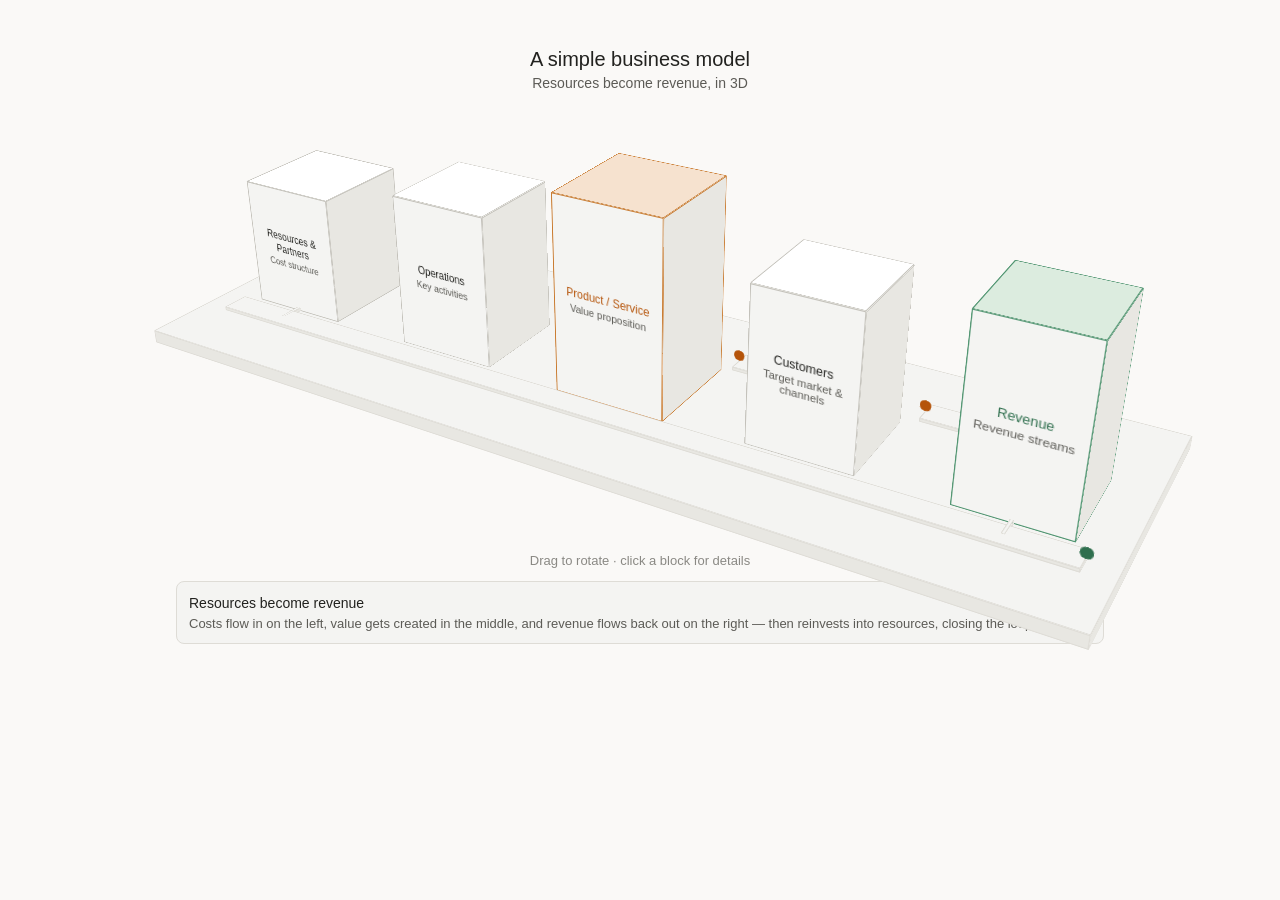
<file: index.html>
<!doctype html>
<html lang="en">
<head>
<meta charset="utf-8">
<meta name="viewport" content="width=device-width, initial-scale=1">
<title>A Simple Business Model — 3D</title>
<style>
:root{
  --surface-2:#ffffff; --surface-1:#f4f4f2; --surface-0:#e8e7e2; --page-bg:#faf9f7;
  --text-primary:#22221f; --text-secondary:#5c5b56; --text-muted:#8a8984;
  --text-accent:#b5540a; --text-success:#2f6f4e;
  --border:#dedcd6; --border-strong:#c3c1ba;
  --bg-accent:#f6e2cf; --bg-success:#dcecdf;
  --border-accent:#c97a2e; --border-success:#4f9470;
  --radius:8px; --pad-md:12px;
}
@media (prefers-color-scheme: dark){
  :root{
    --surface-2:#2a2a27; --surface-1:#232320; --surface-0:#1a1a18; --page-bg:#171715;
    --text-primary:#f0efeb; --text-secondary:#b8b6b0; --text-muted:#84837c;
    --text-accent:#e08a3f; --text-success:#6fbf94;
    --border:#3a3a35; --border-strong:#4c4b45;
    --bg-accent:#3a2c1c; --bg-success:#1e332a;
    --border-accent:#c97a2e; --border-success:#4f9470;
  }
}
*{box-sizing:border-box}
body{
  margin:0; background:var(--page-bg); color:var(--text-primary);
  font-family:-apple-system,BlinkMacSystemFont,"Segoe UI",Helvetica,Arial,sans-serif;
}
.bm-page{max-width:960px;margin:0 auto;padding:2rem 1rem 3rem}
.bm-wrap{padding:1rem 0}
h1{font-size:20px;font-weight:500;text-align:center;margin:0 0 4px}
.bm-sub{font-size:14px;color:var(--text-secondary);text-align:center;margin:0 0 1rem}
.bm-scenewrap{position:relative;height:440px;perspective:1500px;cursor:grab;touch-action:none;user-select:none}
.bm-scenewrap.grabbing{cursor:grabbing}
.bm-scene{position:absolute;left:50%;top:62%;width:0;height:0;transform-style:preserve-3d;transform:rotateX(-27deg) rotateY(-32deg)}
.bm-obj{position:absolute;left:0;top:0;width:0;height:0;transform-style:preserve-3d}
.bm-face{position:absolute;box-sizing:border-box;border:1px solid var(--border-strong)}
.bm-label{position:absolute;inset:0;display:flex;flex-direction:column;align-items:center;justify-content:center;text-align:center;padding:6px;pointer-events:none}
.bm-label b{font-size:12px;font-weight:500;line-height:1.25}
.bm-label span{font-size:11px;color:var(--text-secondary);margin-top:2px}
.bm-t-primary{color:var(--text-primary)}
.bm-t-accent{color:var(--text-accent)}
.bm-t-success{color:var(--text-success)}
.bm-front{cursor:pointer}
.bm-dot{position:absolute;width:12px;height:12px;margin:-6px 0 0 -6px;border-radius:50%;background:var(--text-accent)}
.bm-dot.back{background:var(--text-success)}
@media (prefers-reduced-motion: no-preference){
  .bm-dot{animation:bm-flow 1.7s ease-in-out infinite alternate}
}
@keyframes bm-flow{from{transform:translateX(0)}to{transform:translateX(var(--dist))}}
.bm-caption{font-size:13px;color:var(--text-muted);text-align:center;margin-top:6px}
.bm-detail{margin-top:12px;padding:var(--pad-md);border:1px solid var(--border);border-radius:var(--radius);background:var(--surface-1);min-height:52px}
.bm-detail b{font-size:14px;font-weight:500;color:var(--text-primary)}
.bm-detail p{font-size:13px;color:var(--text-secondary);margin:4px 0 0}
</style>
</head>
<body>
<div class="bm-page">
<div class="bm-wrap">
<h1>A simple business model</h1>
<p class="bm-sub">Resources become revenue, in 3D</p>
<div class="bm-scenewrap">
  <div class="bm-scene"></div>
</div>
<p class="bm-caption">Drag to rotate &middot; click a block for details</p>
<div class="bm-detail"><b>Resources become revenue</b><p>Costs flow in on the left, value gets created in the middle, and revenue flows back out on the right &mdash; then reinvests into resources, closing the loop.</p></div>
<script>
(function(){
  var root = document.currentScript.closest('.bm-wrap');
  var inner = root.querySelector('.bm-scene');
  var sceneWrap = root.querySelector('.bm-scenewrap');
  var detail = root.querySelector('.bm-detail');

  function mkFace(w,h,tf,bg,border){
    var f = document.createElement('div');
    f.className = 'bm-face';
    f.style.width = w+'px'; f.style.height = h+'px';
    f.style.margin = (-h/2)+'px 0 0 '+(-w/2)+'px';
    f.style.transform = tf;
    f.style.background = 'var('+bg+')';
    if(border) f.style.borderColor = 'var('+border+')';
    return f;
  }

  function mkCuboid(w,h,d,shade){
    var wrap = document.createElement('div');
    wrap.className = 'bm-obj';
    var front = mkFace(w,h,'translateZ('+(d/2)+'px)', shade.front, shade.border);
    front.classList.add('bm-front');
    wrap.appendChild(front);
    wrap.appendChild(mkFace(w,h,'rotateY(180deg) translateZ('+(d/2)+'px)', shade.side, shade.border));
    wrap.appendChild(mkFace(d,h,'rotateY(90deg) translateZ('+(w/2)+'px)', shade.side, shade.border));
    wrap.appendChild(mkFace(d,h,'rotateY(-90deg) translateZ('+(w/2)+'px)', shade.side, shade.border));
    wrap.appendChild(mkFace(w,d,'rotateX(90deg) translateZ('+(h/2)+'px)', shade.top, shade.border));
    wrap.appendChild(mkFace(w,d,'rotateX(-90deg) translateZ('+(h/2)+'px)', shade.top, shade.border));
    return {wrap:wrap, front:front};
  }

  function place(el,x,y,z){ el.style.transform = 'translate3d('+x+'px,'+y+'px,'+z+'px)'; }

  var neutral = {top:'--surface-2', front:'--surface-1', side:'--surface-0', border:'--border-strong'};
  var accent  = {top:'--bg-accent', front:'--surface-1', side:'--surface-0', border:'--border-accent'};
  var success = {top:'--bg-success', front:'--surface-1', side:'--surface-0', border:'--border-success'};

  var FW=1000, FH=14, FD=340;
  var floor = mkCuboid(FW,FH,FD,{top:'--surface-1',front:'--surface-0',side:'--surface-0',border:'--border'});
  place(floor.wrap, 0, FH/2, 0);
  inner.appendChild(floor.wrap);

  var blocks = [
    {x:-400, w:110,d:110,h:140, shade:neutral, label:'Resources & Partners', sub:'Cost structure', tcls:'bm-t-primary',
      desc:'Suppliers, capital, and key partners that supply the inputs and capabilities the business depends on.'},
    {x:-200, w:110,d:110,h:165, shade:neutral, label:'Operations', sub:'Key activities', tcls:'bm-t-primary',
      desc:'The core processes — production, R&D, service delivery — that turn raw resources into something valuable.'},
    {x:0,    w:120,d:120,h:210, shade:accent,  label:'Product / Service', sub:'Value proposition', tcls:'bm-t-accent',
      desc:'What the business actually offers: the value proposition that solves a real customer problem or need.'},
    {x:200,  w:110,d:110,h:165, shade:neutral, label:'Customers', sub:'Target market & channels', tcls:'bm-t-primary',
      desc:'The segments the business serves, and the channels used to reach, sell to, and support them.'},
    {x:400,  w:110,d:110,h:190, shade:success, label:'Revenue', sub:'Revenue streams', tcls:'bm-t-success',
      desc:'The income generated from customers — pricing, subscriptions, transactions — that funds the whole cycle.'}
  ];

  blocks.forEach(function(b, i){
    var c = mkCuboid(b.w,b.h,b.d,b.shade);
    place(c.wrap, b.x, -b.h/2, 0);
    var lbl = document.createElement('div');
    lbl.className = 'bm-label';
    lbl.innerHTML = '<b class="'+b.tcls+'">'+b.label+'</b><span>'+b.sub+'</span>';
    c.front.appendChild(lbl);
    c.front.addEventListener('click', function(){
      detail.innerHTML = '<b>'+b.label+'</b><p>'+b.desc+'</p>';
    });
    inner.appendChild(c.wrap);
  });

  var railShade = {top:'--surface-1',front:'--surface-0',side:'--surface-0',border:'--border'};
  var FRONT_Z = -80, BACK_Z = 80;

  for(var i=0;i<blocks.length-1;i++){
    var x1=blocks[i].x, x2=blocks[i+1].x;
    var gs=x1+70, ge=x2-70, gw=ge-gs, gc=(gs+ge)/2;
    var seg = mkCuboid(gw,4,30,railShade);
    place(seg.wrap, gc, -2, FRONT_Z);
    inner.appendChild(seg.wrap);
    var dotHolder = document.createElement('div');
    dotHolder.className='bm-obj';
    place(dotHolder, gs, -10, FRONT_Z);
    var dot = document.createElement('div');
    dot.className='bm-dot';
    dot.style.setProperty('--dist', gw+'px');
    dot.style.animationDelay = (i*0.3)+'s';
    dotHolder.appendChild(dot);
    inner.appendChild(dotHolder);
  }

  var back = mkCuboid(940,4,30,railShade);
  place(back.wrap, 0, -2, BACK_Z);
  inner.appendChild(back.wrap);
  var backDotHolder = document.createElement('div');
  backDotHolder.className='bm-obj';
  place(backDotHolder, 470, -10, BACK_Z);
  var backDot = document.createElement('div');
  backDot.className='bm-dot back';
  backDot.style.setProperty('--dist','-940px');
  backDotHolder.appendChild(backDot);
  inner.appendChild(backDotHolder);

  [-400,400].forEach(function(x){
    var side = mkCuboid(4,4,160,railShade);
    place(side.wrap, x, -2, 0);
    inner.appendChild(side.wrap);
  });

  var rotX=-27, rotY=-32, dragging=false, lastX=0, lastY=0;
  var scene = root.querySelector('.bm-scene');
  var resumeAt=0;
  var reduceMotion = window.matchMedia('(prefers-reduced-motion: reduce)').matches;

  function applyRot(){ scene.style.transform = 'rotateX('+rotX+'deg) rotateY('+rotY+'deg)'; }

  function tick(){
    if(!dragging && !reduceMotion && Date.now()>resumeAt){
      rotY += 0.06;
      applyRot();
    }
    requestAnimationFrame(tick);
  }
  requestAnimationFrame(tick);

  sceneWrap.addEventListener('mousedown', function(e){
    dragging = true;
    lastX = e.clientX; lastY = e.clientY;
    sceneWrap.classList.add('grabbing');
  });
  window.addEventListener('mousemove', function(e){
    if(!dragging) return;
    var dx = e.clientX-lastX, dy = e.clientY-lastY;
    rotY += dx*0.4;
    rotX = Math.max(-60, Math.min(-6, rotX - dy*0.3));
    lastX = e.clientX; lastY = e.clientY;
    applyRot();
  });
  window.addEventListener('mouseup', function(){
    if(!dragging) return;
    dragging = false;
    sceneWrap.classList.remove('grabbing');
    resumeAt = Date.now()+2500;
  });
})();
</script>
</div>
</div>
</body>
</html>
</file>
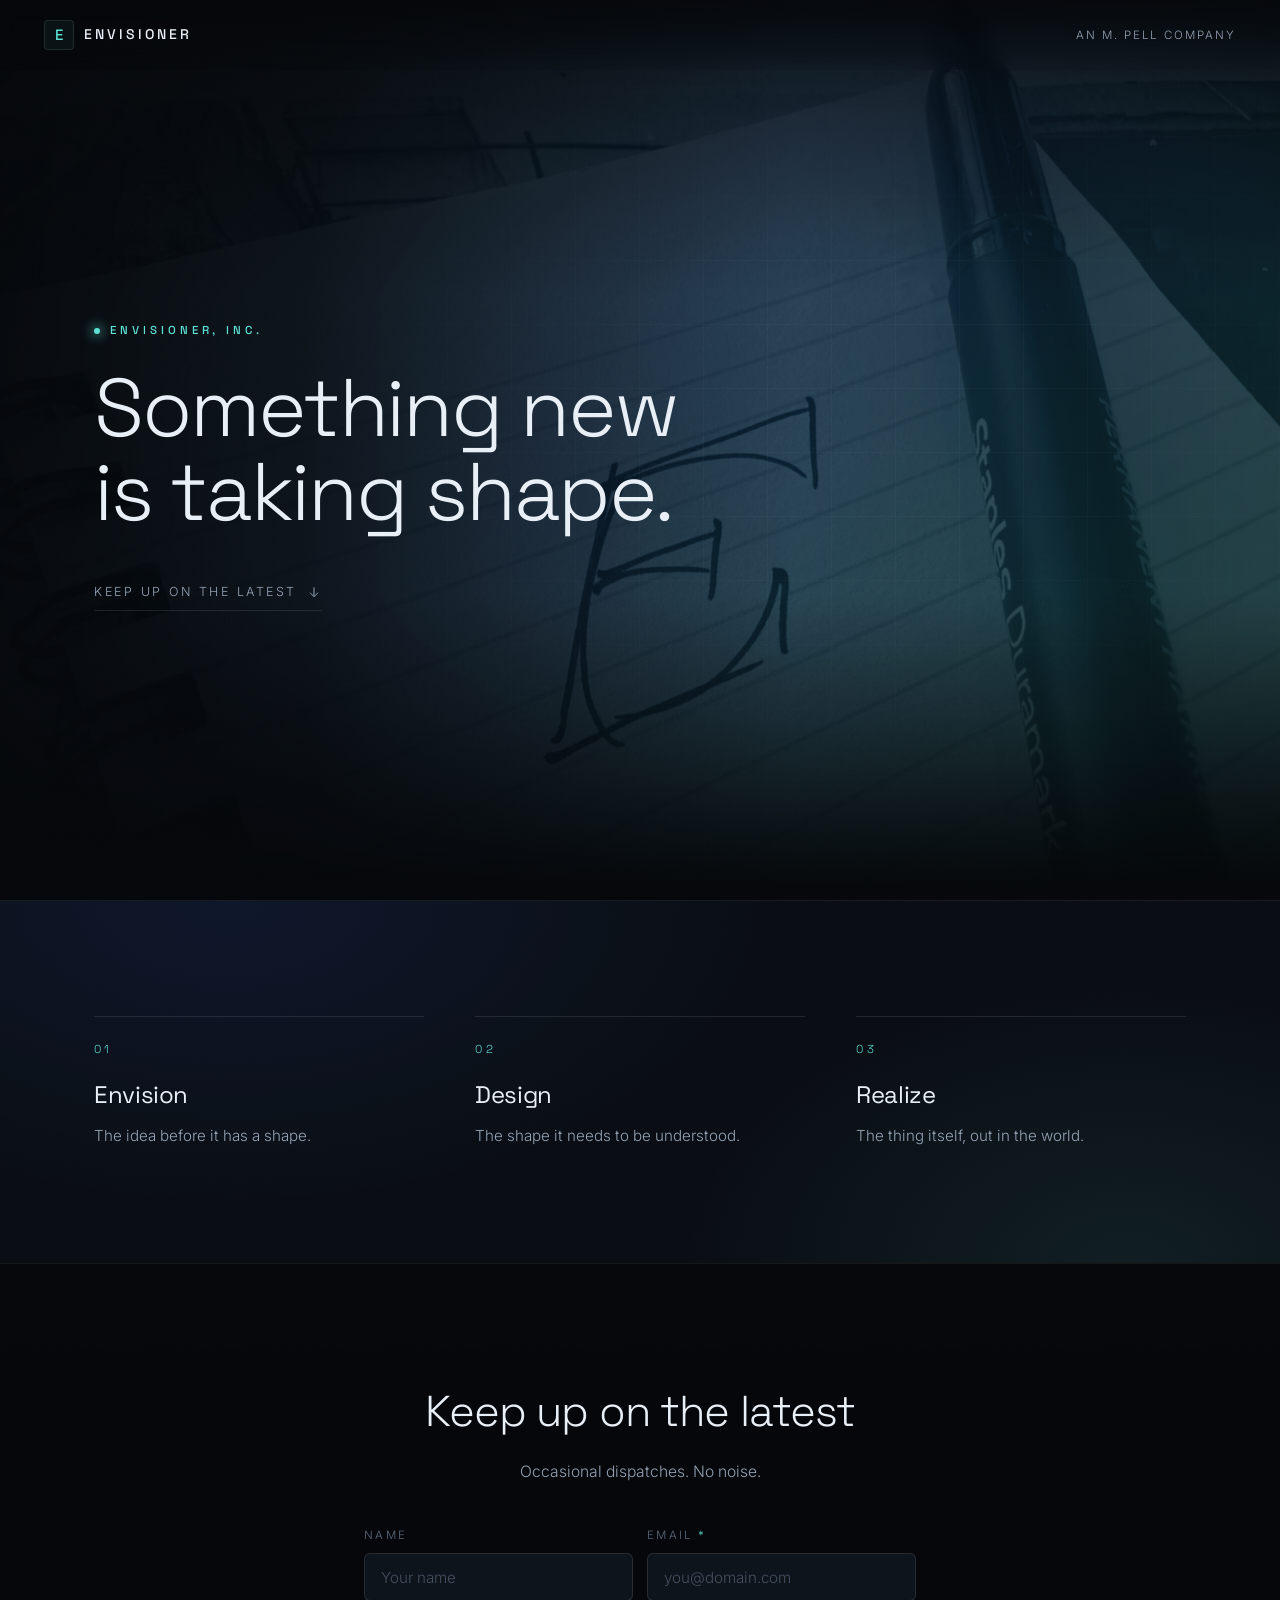
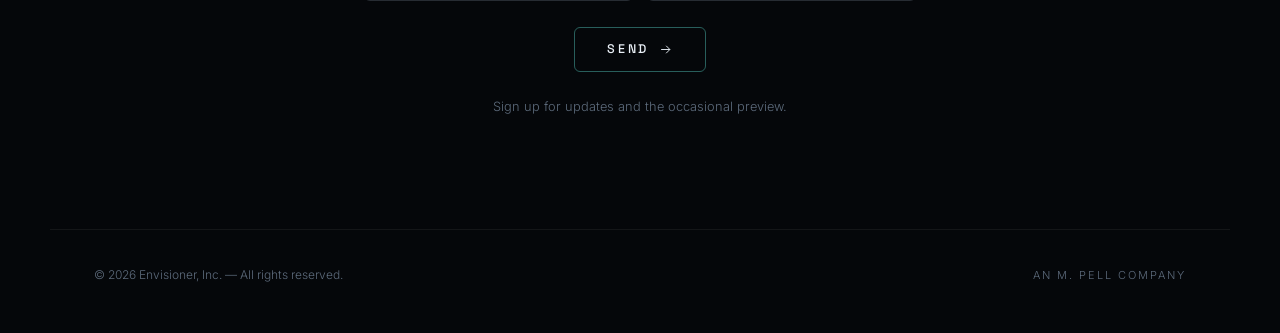
<file: site/index.html>
<!doctype html>
<html lang="en">
<head>
<meta charset="utf-8">
<meta name="viewport" content="width=device-width, initial-scale=1">
<title>Envisioner, Inc. — an M. Pell company</title>
<meta name="description" content="Envisioner, Inc. — an M. Pell company. Something new is taking shape.">
<meta name="theme-color" content="#05070a">
<meta property="og:title" content="Envisioner, Inc.">
<meta property="og:description" content="Something new is taking shape.">
<meta property="og:image" content="https://envisionerinc.com/assets/hero.png">
<meta property="og:url" content="https://envisionerinc.com">
<meta property="og:type" content="website">
<meta name="twitter:card" content="summary_large_image">
<link rel="preconnect" href="https://fonts.googleapis.com">
<link rel="preconnect" href="https://fonts.gstatic.com" crossorigin>
<link href="https://fonts.googleapis.com/css2?family=Space+Grotesk:wght@300;400;500;700&family=Inter:wght@300;400;500&display=swap" rel="stylesheet">
<link rel="stylesheet" href="styles.css">
</head>
<body>

<div class="grain" aria-hidden="true"></div>

<header class="topbar">
  <a class="mark" href="/" aria-label="Envisioner, Inc. home">
    <span class="mark__glyph" aria-hidden="true">E</span>
    <span class="mark__text">Envisioner</span>
  </a>
  <span class="topbar__meta">an M.&nbsp;Pell company</span>
</header>

<main>

  <section class="hero" id="top">
    <div class="hero__media" aria-hidden="true">
      <div class="hero__img" id="heroImg"></div>
      <div class="hero__duo"></div>
      <div class="hero__grid"></div>
      <div class="hero__scan"></div>
      <div class="hero__vignette"></div>
    </div>

    <div class="hero__inner">
      <p class="eyebrow"><span class="eyebrow__dot" aria-hidden="true"></span>Envisioner,&nbsp;Inc.</p>
      <h1 class="wordmark" data-split data-pulse="new">Something new is taking shape.</h1>
      <a class="cue" href="#signup">
        <span>Keep up on the latest</span>
        <svg viewBox="0 0 24 24" width="16" height="16" fill="none" stroke="currentColor" stroke-width="1.5" aria-hidden="true"><path d="M12 5v14M6 13l6 6 6-6"/></svg>
      </a>
    </div>
  </section>

  <section class="band">
    <div class="band__inner">
      <ol class="triad">
        <li><span class="triad__n">01</span><h2>Envision</h2><p>The idea before it has a shape.</p></li>
        <li><span class="triad__n">02</span><h2>Design</h2><p>The shape it needs to be understood.</p></li>
        <li><span class="triad__n">03</span><h2>Realize</h2><p>The thing itself, out in the world.</p></li>
      </ol>
    </div>
  </section>

  <section class="signup" id="signup">
    <div class="signup__inner">
      <h2 class="signup__title">Keep up on the latest</h2>
      <p class="signup__sub">Occasional dispatches. No noise.</p>
      <form class="form" id="signupForm" action="signup.php" method="post" novalidate>
        <div class="form__row">
          <label class="field">
            <span class="field__label">Name</span>
            <input type="text" name="name" autocomplete="name" placeholder="Your name">
          </label>
          <label class="field">
            <span class="field__label">Email <i aria-hidden="true">*</i></span>
            <input type="email" name="email" autocomplete="email" placeholder="you@domain.com" required>
          </label>
        </div>
        <div class="hp" aria-hidden="true">
          <label>Company <input type="text" name="company" tabindex="-1" autocomplete="off"></label>
        </div>

        <p class="form__error" id="formError" role="alert" hidden></p>
        <button type="submit" class="btn">
          <span>Send</span>
          <svg viewBox="0 0 24 24" width="15" height="15" fill="none" stroke="currentColor" stroke-width="1.5" aria-hidden="true"><path d="M5 12h14M13 6l6 6-6 6"/></svg>
        </button>
        <p class="form__note">Sign up for updates and the occasional preview.</p>
      </form>
    </div>
  </section>

</main>

<footer class="footer">
  <p>&copy; <span id="yr">2026</span> Envisioner,&nbsp;Inc. — All rights reserved.</p>
  <p class="footer__meta">an M.&nbsp;Pell company</p>
</footer>

<script src="script.js"></script>
</body>
</html>
</file>
<file: site/styles.css>
/* Envisioner, Inc. — envisionerinc.com */

:root{
  --ink:#05070a;
  --ink-2:#090d13;
  --surface:#0e141c;
  --line:rgba(255,255,255,.10);
  --line-soft:rgba(255,255,255,.06);
  --text:#e9eff6;
  --text-dim:#93a2b4;
  --text-faint:#5d6b7c;
  --accent:#5ce1d4;
  --blue:#3c6dff;
  --maxw:1180px;
  --ease:cubic-bezier(.22,.61,.36,1);
}

*,*::before,*::after{box-sizing:border-box}
/* An explicit display on an element beats the UA sheet, so hidden needs teeth. */
[hidden]{display:none!important}
html{scroll-behavior:smooth;-webkit-text-size-adjust:100%}
body{
  margin:0;
  background:var(--ink);
  color:var(--text);
  font-family:"Inter",-apple-system,BlinkMacSystemFont,"Segoe UI",Helvetica,Arial,sans-serif;
  font-weight:300;
  line-height:1.65;
  -webkit-font-smoothing:antialiased;
  overflow-x:hidden;
}
h1,h2,h3,.mark__text,.btn,.eyebrow,.triad__n{font-family:"Space Grotesk","Inter",sans-serif}
img{max-width:100%;display:block}
::selection{background:var(--accent);color:#04211f}
a{color:inherit;text-decoration:none}
:focus-visible{outline:2px solid var(--accent);outline-offset:3px;border-radius:2px}

/* ---------- film grain ---------- */
.grain{
  position:fixed;inset:-50%;z-index:9;pointer-events:none;opacity:.07;
  mix-blend-mode:overlay;
  background-image:url("data:image/svg+xml,%3Csvg xmlns='http://www.w3.org/2000/svg' width='240' height='240'%3E%3Cfilter id='n'%3E%3CfeTurbulence type='fractalNoise' baseFrequency='.85' numOctaves='3'/%3E%3C/filter%3E%3Crect width='100%25' height='100%25' filter='url(%23n)'/%3E%3C/svg%3E");
}
@media (prefers-reduced-motion: no-preference){
  .grain{animation:grainShift 700ms steps(2) infinite}
}
@keyframes grainShift{
  0%{transform:translate(0,0)} 25%{transform:translate(-2%,1%)}
  50%{transform:translate(1%,-2%)} 75%{transform:translate(-1%,-1%)}
  100%{transform:translate(2%,2%)}
}

/* ---------- top bar ---------- */
.topbar{
  position:fixed;top:0;left:0;right:0;z-index:20;
  display:flex;align-items:center;justify-content:space-between;gap:1rem;
  padding:1.25rem clamp(1.1rem,4vw,2.75rem);
  backdrop-filter:blur(10px);
  background:linear-gradient(180deg,rgba(5,7,10,.72),rgba(5,7,10,0));
}
.mark{display:flex;align-items:center;gap:.6rem}
.mark__glyph{
  display:grid;place-items:center;width:30px;height:30px;
  border:1px solid var(--line);border-radius:4px;
  font-family:"Space Grotesk",serif;font-size:15px;font-weight:500;
  color:var(--accent);
  background:rgba(92,225,212,.05);
  transition:border-color .4s var(--ease),background .4s var(--ease);
}
.mark:hover .mark__glyph{border-color:rgba(92,225,212,.45);background:rgba(92,225,212,.1)}
.mark__text{font-size:14px;font-weight:500;letter-spacing:.22em;text-transform:uppercase}
.topbar__meta{font-size:11.5px;letter-spacing:.18em;text-transform:uppercase;color:var(--text-dim)}

/* ---------- hero ---------- */
.hero{position:relative;min-height:100svh;display:flex;align-items:center;overflow:hidden;isolation:isolate}
.hero__media{position:absolute;inset:0;z-index:-1}
.hero__img{
  position:absolute;inset:-6%;
  background-image:url("assets/hero.png");
  background-image:image-set(url("assets/hero.webp") type("image/webp"),url("assets/hero.png") type("image/png"));
  background-size:cover;background-position:29% 54%;
  filter:grayscale(.66) contrast(1.06) brightness(.78);
  transform:scale(1.06);
  will-change:transform;
  transition:transform 1.6s var(--ease);
}
.hero__duo{
  position:absolute;inset:0;mix-blend-mode:color;opacity:.48;
  background:linear-gradient(135deg,#0b3b50 0%,#123f6b 45%,#1d6e6a 100%);
}
.hero__grid{
  position:absolute;inset:0;opacity:.4;
  background-image:
    repeating-linear-gradient(0deg,transparent 0 63px,var(--line-soft) 63px 64px),
    repeating-linear-gradient(90deg,transparent 0 63px,var(--line-soft) 63px 64px);
  -webkit-mask-image:radial-gradient(ellipse 78% 66% at 62% 46%,#000 25%,transparent 78%);
  mask-image:radial-gradient(ellipse 78% 66% at 62% 46%,#000 25%,transparent 78%);
}
.hero__scan{
  position:absolute;left:0;right:0;height:26vh;top:-30vh;opacity:.5;
  background:linear-gradient(180deg,transparent,rgba(92,225,212,.10) 45%,rgba(150,240,255,.20) 50%,rgba(92,225,212,.10) 55%,transparent);
}
@media (prefers-reduced-motion: no-preference){
  .hero__scan{animation:scan 9s linear infinite}
}
@keyframes scan{0%{top:-30vh}100%{top:105vh}}
.hero__vignette{
  position:absolute;inset:0;
  background:
    radial-gradient(ellipse 98% 86% at 62% 48%,transparent 46%,rgba(5,7,10,.46) 92%),
    linear-gradient(90deg,rgba(5,7,10,.93) 0%,rgba(5,7,10,.76) 24%,rgba(5,7,10,.4) 42%,rgba(5,7,10,.04) 62%,rgba(5,7,10,.18) 100%),
    linear-gradient(180deg,rgba(5,7,10,.82) 0%,rgba(5,7,10,.44) 13%,transparent 33%,transparent 66%,var(--ink) 99%);
}
.hero__inner{
  position:relative;width:100%;max-width:var(--maxw);
  margin:0 auto;padding:7rem clamp(1.1rem,4vw,2.75rem) 5rem;
}
.eyebrow{
  display:flex;align-items:center;gap:.65rem;margin:0 0 1.6rem;
  font-size:11.5px;font-weight:500;letter-spacing:.34em;text-transform:uppercase;color:var(--accent);
}
.eyebrow__dot{width:6px;height:6px;border-radius:50%;background:var(--accent);box-shadow:0 0 12px 2px rgba(92,225,212,.65)}
@media (prefers-reduced-motion: no-preference){
  .eyebrow__dot{animation:pulse 2.6s ease-in-out infinite}
}
@keyframes pulse{0%,100%{opacity:1;transform:scale(1)}50%{opacity:.35;transform:scale(.8)}}

.wordmark{
  margin:0;max-width:16ch;
  font-size:clamp(2.5rem,6.6vw,5.1rem);
  font-weight:300;line-height:1.03;letter-spacing:-.028em;
  text-wrap:balance;
}
.wordmark .w{display:inline-block;white-space:pre}
@media (prefers-reduced-motion: no-preference){
  .wordmark .w{opacity:0;transform:translateY(.5em);filter:blur(6px);animation:rise .95s var(--ease) forwards;animation-delay:var(--d,0s)}
}
@keyframes rise{to{opacity:1;transform:none;filter:blur(0)}}

/* One word lights as the scan line reaches it. Same 9s period as the sweep;
   script.js offsets the start so the peak lands when the band crosses it. */
.wordmark .pulse{display:inline-block}
@media (prefers-reduced-motion: no-preference){
  .wordmark .pulse{animation:wordPulse 9s ease-in-out infinite}
}
@keyframes wordPulse{
  0%,36%,64%,100%{color:var(--text);text-shadow:0 0 0 rgba(92,225,212,0)}
  50%{color:#c2f8f0;text-shadow:0 0 34px rgba(92,225,212,.8),0 0 14px rgba(216,252,247,.55)}
}

.lede{
  margin:1.7rem 0 0;max-width:38ch;
  font-size:clamp(1rem,1.5vw,1.16rem);color:var(--text-dim);
}
.cue{
  display:inline-flex;align-items:center;gap:.6rem;margin-top:3rem;
  padding-bottom:.45rem;border-bottom:1px solid var(--line);
  font-size:12.5px;letter-spacing:.2em;text-transform:uppercase;color:var(--text-dim);
  transition:color .35s var(--ease),border-color .35s var(--ease);
}
.cue:hover{color:var(--accent);border-color:rgba(92,225,212,.5)}
@media (prefers-reduced-motion: no-preference){
  .cue svg{animation:bob 2.4s ease-in-out infinite}
}
@keyframes bob{0%,100%{transform:translateY(0)}50%{transform:translateY(4px)}}

/* ---------- band ---------- */
.band{position:relative;background:var(--ink-2);border-top:1px solid var(--line-soft)}
.band::before{
  content:"";position:absolute;inset:0;pointer-events:none;
  background:radial-gradient(ellipse 60% 120% at 18% 0%,rgba(60,109,255,.10),transparent 70%),
             radial-gradient(ellipse 50% 110% at 88% 100%,rgba(92,225,212,.08),transparent 70%);
}
.band__inner{position:relative;max-width:var(--maxw);margin:0 auto;padding:clamp(4rem,9vw,7.5rem) clamp(1.1rem,4vw,2.75rem)}
.triad{list-style:none;margin:0;padding:0;display:grid;gap:clamp(2rem,4vw,3.5rem);grid-template-columns:repeat(auto-fit,minmax(230px,1fr))}
.triad li{padding-top:1.4rem;border-top:1px solid var(--line)}
.triad__n{display:block;margin-bottom:1rem;font-size:11.5px;letter-spacing:.3em;color:var(--accent)}
.triad h2{margin:0 0 .55rem;font-size:1.5rem;font-weight:400;letter-spacing:-.015em}
.triad p{margin:0;font-size:.95rem;color:var(--text-dim)}

/* ---------- signup ---------- */
.signup{position:relative;border-top:1px solid var(--line-soft);background:var(--ink)}
.signup__inner{max-width:640px;margin:0 auto;padding:clamp(4rem,9vw,7rem) clamp(1.1rem,4vw,2.75rem);text-align:center}
.signup__title{margin:0;font-size:clamp(1.8rem,3.6vw,2.7rem);font-weight:300;letter-spacing:-.02em}
.signup__sub{margin:.7rem 0 2.6rem;color:var(--text-dim);font-size:.98rem}
.form__row{display:grid;gap:.9rem;grid-template-columns:repeat(auto-fit,minmax(190px,1fr));text-align:left}
.field{display:block}
.field__label{display:block;margin-bottom:.5rem;font-size:11.5px;letter-spacing:.2em;text-transform:uppercase;color:var(--text-faint)}
.field__label i{font-style:normal;color:var(--accent)}
.field input{
  width:100%;padding:.85rem 1rem;
  background:var(--surface);color:var(--text);
  border:1px solid var(--line);border-radius:6px;
  font-family:inherit;font-size:.95rem;font-weight:300;
  transition:border-color .3s var(--ease),background .3s var(--ease);
}
.field input::placeholder{color:#43505f}
.field input:hover{border-color:rgba(255,255,255,.2)}
.field input:focus{outline:none;border-color:var(--accent);background:#0b1219;box-shadow:0 0 0 3px rgba(92,225,212,.12)}
.hp{position:absolute;left:-9999px;width:1px;height:1px;overflow:hidden}
.form__error{margin:.9rem 0 0;font-size:.88rem;color:#ff8686;text-align:left}
.form__ok{margin:0;font-size:1.05rem;color:var(--accent)}
.btn{
  display:inline-flex;align-items:center;gap:.55rem;margin-top:1.6rem;
  padding:.85rem 2rem;
  background:transparent;color:var(--text);
  border:1px solid rgba(92,225,212,.4);border-radius:6px;
  font-size:12.5px;font-weight:500;letter-spacing:.22em;text-transform:uppercase;
  cursor:pointer;transition:background .35s var(--ease),border-color .35s var(--ease),color .35s var(--ease);
}
.btn:hover{background:rgba(92,225,212,.12);border-color:var(--accent);color:var(--accent)}
.btn[disabled]{opacity:.55;cursor:default}
.form__note{margin:1.5rem 0 0;font-size:.8rem;color:var(--text-faint)}

/* ---------- footer ---------- */
.footer{
  display:flex;flex-wrap:wrap;align-items:center;justify-content:space-between;gap:.6rem;
  max-width:var(--maxw);margin:0 auto;
  padding:2.2rem clamp(1.1rem,4vw,2.75rem) 3rem;
  border-top:1px solid var(--line-soft);
  font-size:12px;color:var(--text-faint);
}
.footer p{margin:0}
.footer__meta{letter-spacing:.18em;text-transform:uppercase;font-size:11px}

/* ---------- reveal ---------- */
.reveal{opacity:0;transform:translateY(22px)}
.reveal.in{opacity:1;transform:none;transition:opacity .9s var(--ease),transform .9s var(--ease)}

@media (prefers-reduced-motion: reduce){
  html{scroll-behavior:auto}
  .reveal,.reveal.in{opacity:1;transform:none;transition:none}
  .hero__img{transition:none}
}

@media (max-width:620px){
  .topbar{padding:1rem 1.05rem;gap:.5rem}
  .mark{gap:.45rem}
  .mark__glyph{width:26px;height:26px;font-size:13px}
  .mark__text{font-size:11.5px;letter-spacing:.14em}
  .topbar__meta{font-size:9px;letter-spacing:.08em;text-align:right;line-height:1.3}
  .hero__inner{padding-top:8rem}
  .hero__img{background-position:41% 57%}
  .footer{justify-content:center;text-align:center}
}
</file>
